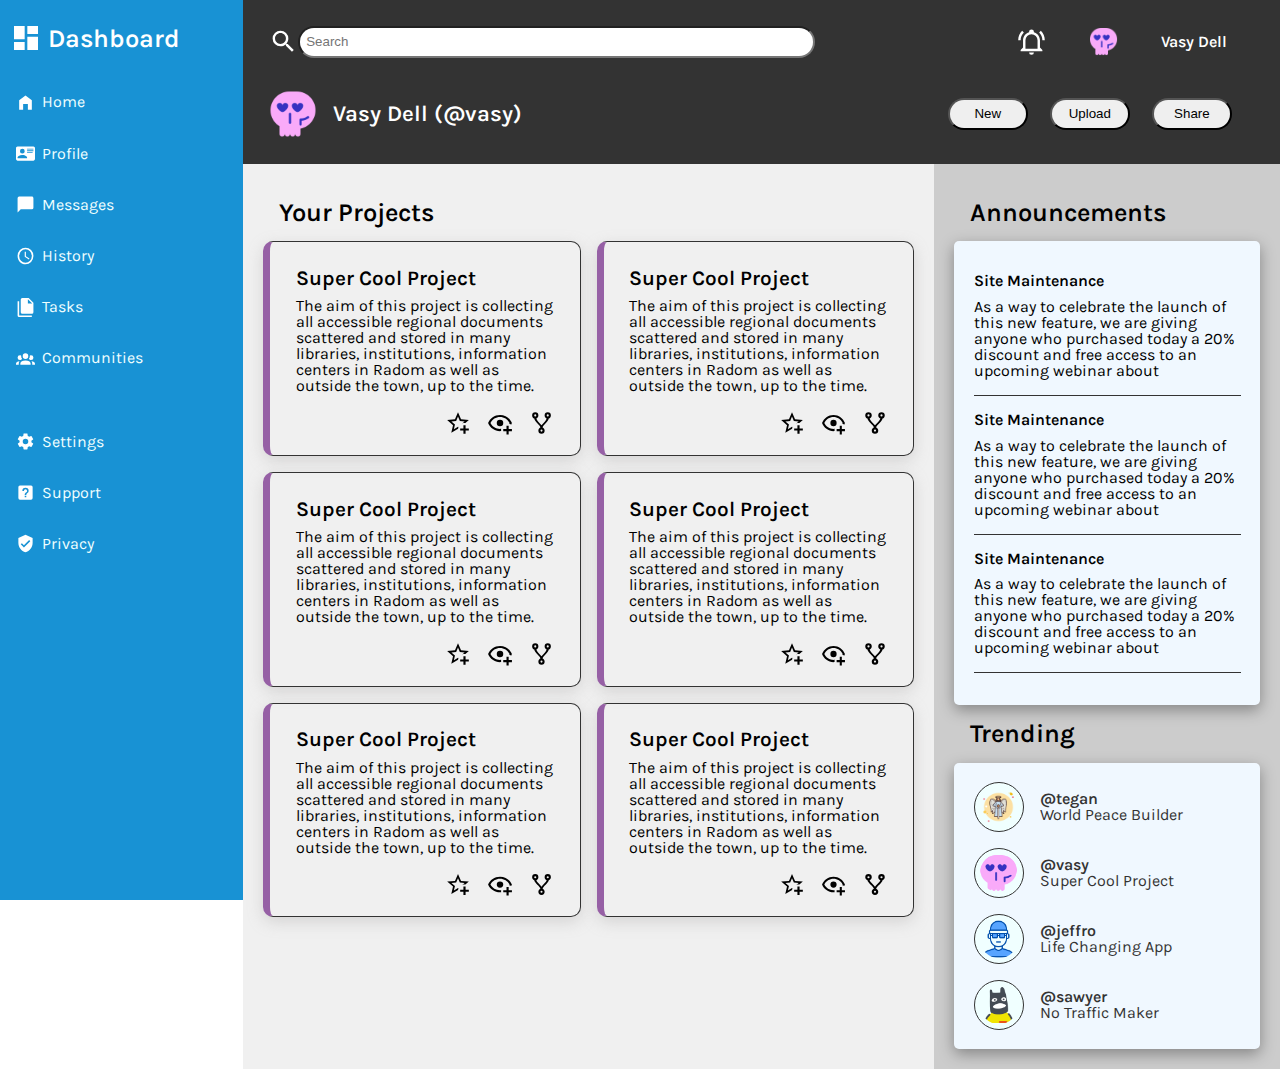
<file: index.html>
<!DOCTYPE html>
<html lang="en">
  <head>
    <meta charset="UTF-8" />
    <meta name="viewport" content="width=device-width, initial-scale=1.0" />
    <link rel="stylesheet" href="styles/reset.css" />
    <link rel="stylesheet" href="styles/styles.css" />
    <link rel="preconnect" href="https://fonts.googleapis.com" />
    <link rel="preconnect" href="https://fonts.gstatic.com" crossorigin />
    <link
      href="https://fonts.googleapis.com/css2?family=Karla:wght@300;600&display=swap"
      rel="stylesheet"
    />
    <title>Dashboard</title>
  </head>
  <body>
    <div class="container">
      <div class="sidebar">
        <h1>
          <img src="images/view-dashboard.svg" />
          Dashboard
        </h1>
        <a href="#home">
          <img src="images/home-variant.svg" alt="home" />
          Home
        </a>
        <a href="#profile">
          <img src="images/card-account-details (1).svg" />
          Profile
        </a>
        <a href="#messages">
          <img src="images/message.svg" />
          Messages
        </a>
        <a href="#history">
          <img src="images/clock-outline.svg" />
          History
        </a>
        <a href="#task">
          <img src="images/file-multiple.svg" />
          Tasks
        </a>
        <a class="sidebar-margin" href="#community">
          <img src="images/account-group.svg" />
          Communities
        </a>
        <a href="#settings">
          <img src="images/cog.svg" />
          Settings
        </a>
        <a href="#support">
          <img src="images/help-box.svg" alt="support" />
          Support
        </a>
        <a href="#privacy">
          <img src="images/shield-check.svg" alt="privacy" />
          Privacy
        </a>
      </div>
      <main>
        <nav class="nav">
          <div class="nav--top">
            <div class="nav--top-search">
              <img src="images/magnify.svg" alt="search" />
              <input type="text" placeholder="Search" />
            </div>
            <div class="nav--top-profile">
              <img src="images/bell-ring-outline.svg" />
              <img src="images/icons8-happy-skull-64.png" alt="account image" />
              <a href="#profile">Vasy Dell</a>
            </div>
          </div>
          <div class="nav--bottom">
            <div class="nav--bottom-profile">
              <img src="images/icons8-happy-skull-64.png" alt="account image" />
              <span>Vasy Dell (@vasy)</span>
            </div>
            <div class="nav--bottom-buttons">
              <button>New</button>
              <button>Upload</button>
              <button>Share</button>
            </div>
          </div>
        </nav>

        <div class="projects">
          <h1>Your Projects</h1>
          <div class="project-cards">
            <div class="projects--card">
              <h2>Super Cool Project</h2>
              <p>
                The aim of this project is collecting all accessible regional
                documents scattered and stored in many libraries, institutions,
                information centers in Radom as well as outside the town, up to
                the time.
              </p>
              <div class="projects--card-actions">
                <a href="#star">
                  <img src="images/star-plus-outline.svg" alt="star" />
                </a>
                <a href="#watch">
                  <img src="images/eye-plus-outline.svg" alt="watch" />
                </a>
                <a href="#fork">
                  <img src="images/source-fork.svg" alt="fork" />
                </a>
              </div>
            </div>
            <div class="projects--card">
              <h2>Super Cool Project</h2>
              <p>
                The aim of this project is collecting all accessible regional
                documents scattered and stored in many libraries, institutions,
                information centers in Radom as well as outside the town, up to
                the time.
              </p>
              <div class="projects--card-actions">
                <a href="#star">
                  <img src="images/star-plus-outline.svg" alt="star" />
                </a>
                <a href="#watch">
                  <img src="images/eye-plus-outline.svg" alt="watch" />
                </a>
                <a href="#fork">
                  <img src="images/source-fork.svg" alt="fork" />
                </a>
              </div>
            </div>
            <div class="projects--card">
              <h2>Super Cool Project</h2>
              <p>
                The aim of this project is collecting all accessible regional
                documents scattered and stored in many libraries, institutions,
                information centers in Radom as well as outside the town, up to
                the time.
              </p>
              <div class="projects--card-actions">
                <a href="#star">
                  <img src="images/star-plus-outline.svg" alt="star" />
                </a>
                <a href="#watch">
                  <img src="images/eye-plus-outline.svg" alt="watch" />
                </a>
                <a href="#fork">
                  <img src="images/source-fork.svg" alt="fork" />
                </a>
              </div>
            </div>
            <div class="projects--card">
              <h2>Super Cool Project</h2>
              <p>
                The aim of this project is collecting all accessible regional
                documents scattered and stored in many libraries, institutions,
                information centers in Radom as well as outside the town, up to
                the time.
              </p>
              <div class="projects--card-actions">
                <a href="#star">
                  <img src="images/star-plus-outline.svg" alt="star" />
                </a>
                <a href="#watch">
                  <img src="images/eye-plus-outline.svg" alt="watch" />
                </a>
                <a href="#fork">
                  <img src="images/source-fork.svg" alt="fork" />
                </a>
              </div>
            </div>
            <div class="projects--card">
              <h2>Super Cool Project</h2>
              <p>
                The aim of this project is collecting all accessible regional
                documents scattered and stored in many libraries, institutions,
                information centers in Radom as well as outside the town, up to
                the time.
              </p>
              <div class="projects--card-actions">
                <a href="#star">
                  <img src="images/star-plus-outline.svg" alt="star" />
                </a>
                <a href="#watch">
                  <img src="images/eye-plus-outline.svg" alt="watch" />
                </a>
                <a href="#fork">
                  <img src="images/source-fork.svg" alt="fork" />
                </a>
              </div>
            </div>
            <div class="projects--card">
              <h2>Super Cool Project</h2>
              <p>
                The aim of this project is collecting all accessible regional
                documents scattered and stored in many libraries, institutions,
                information centers in Radom as well as outside the town, up to
                the time.
              </p>
              <div class="projects--card-actions">
                <a href="#star">
                  <img src="images/star-plus-outline.svg" alt="star" />
                </a>
                <a href="#watch">
                  <img src="images/eye-plus-outline.svg" alt="watch" />
                </a>
                <a href="#fork">
                  <img src="images/source-fork.svg" alt="fork" />
                </a>
              </div>
            </div>
          </div>
        </div>
        <div class="feed">
          <h1>Announcements</h1>
          <div class="announcements-container">
            <div class="announcements--feed">
              <h3>Site Maintenance</h3>
              <p>
                As a way to celebrate the launch of this new feature, we are
                giving anyone who purchased today a 20% discount and free access
                to an upcoming webinar about
              </p>
            </div>
            <div class="announcements--feed">
              <h3>Site Maintenance</h3>
              <p>
                As a way to celebrate the launch of this new feature, we are
                giving anyone who purchased today a 20% discount and free access
                to an upcoming webinar about
              </p>
            </div>
            <div class="announcements--feed">
              <h3>Site Maintenance</h3>
              <p>
                As a way to celebrate the launch of this new feature, we are
                giving anyone who purchased today a 20% discount and free access
                to an upcoming webinar about
              </p>
            </div>
          </div>
          <h1>Trending</h1>
          <div class="trending-container">
            <div class="trending--feed">
              <a href="#tegan">
                <img src="images/icons8-angel-with-sword-100.png" alt="angel" />
                <div>
                  <p class="trending--feed-name">@tegan</p>
                  <p>World Peace Builder</p>
                </div>
              </a>
            </div>
            <div class="trending--feed">
              <a href="vasy">
                <img src="images/icons8-happy-skull-64.png" alt="skull" />
                <div>
                  <p class="trending--feed-name">@vasy</p>
                  <p>Super Cool Project</p>
                </div>
              </a>
            </div>
            <div class="trending--feed">
              <a href="#jeffro">
                <img src="images/icons8-avatar-64.png" alt="avatar" />
                <div>
                  <p class="trending--feed-name">@jeffro</p>
                  <p>Life Changing App</p>
                </div>
              </a>
            </div>
            <div class="trending--feed">
              <a href="#sawyer">
                <img src="images/icons8-thief-64.png" alt="thief" />
                <div>
                  <p class="trending--feed-name">@sawyer</p>
                  <p>No Traffic Maker</p>
                </div>
              </a>
            </div>
          </div>
        </div>
      </main>
    </div>
  </body>
</html>
</file>
<file: styles/styles.css>
main {
  display: grid;
  width: 100%;
  grid-template-rows: auto 1fr; /* First row auto to accommodate navbar, second row takes the remaining space */
  grid-template-columns: 2fr 1fr; /* Single column by default */
  height: 100vh; /* Full viewport height */
}

h1,
h2,
h3,
h4,
h5,
h6 {
  font-weight: 600;
}

.container {
  display: flex;
  font-family: "Karla", sans-serif;
}

.sidebar {
  margin: 0;
  padding: 0;
  width: 300px;
  background-color: #1892d4;
  color: white;
  height: 100vh;
  overflow: auto;
}

.sidebar a {
  display: flex;
  align-items: center;
  padding: 16px;
  color: azure;
  text-decoration: none;
}
.sidebar img {
  height: 1.2rem;
  color: azure;
  margin-right: 0.4rem;
}
.sidebar h1 {
  display: flex;
  align-items: center;
  margin: 1.4rem 0.6rem;
  font-size: 1.6rem;
}
.sidebar h1 img {
  height: 2rem;
}

.sidebar-margin {
  margin-bottom: 2rem;
}

.nav {
  display: grid;
  grid-row: 1 / 2; /* Navbar sits in the first row */
  grid-column: 1 / -1; /* Spans across all columns */
  background-color: #333;
  color: white;
  padding: 10px;
}
.nav img {
  height: 1.8rem;
}
.nav--top {
  display: flex;
  align-items: center;
}
.nav--top-search {
  display: flex;
  flex: 7;
  align-items: center;
  padding: 1rem;
}
.nav--top-search input {
  border-radius: 25px;
  min-width: 500px;
  padding: 0.4rem;
}

.nav--top-profile {
  display: flex;
  flex: 3;
  align-items: center;
  justify-content: space-evenly;
}
.nav--top-profile a {
  font-weight: 600;
  text-decoration: none;
  color: white;
}
.nav--bottom {
  display: flex;
}
.nav--bottom-profile {
  display: flex;
  flex: 6;
  align-items: center;
}
.nav--bottom-profile img {
  height: 3rem;
  padding: 1rem;
}

.nav--bottom-profile span {
  font-weight: 600;
  font-size: 1.4rem;
}
.nav--bottom-buttons {
  display: flex;
  flex: 3;
  align-items: center;
  padding: 1rem;
  justify-content: space-evenly;
}
.nav--bottom-buttons button {
  border-radius: 25px;
  min-width: 5rem;
  padding: 0.4rem;
  cursor: pointer;
}
.projects {
  grid-row: 2 / 3; /* Content 1 sits in the second row */
  grid-column: 1 / 2; /* Spanning first column */
  background-color: #f0f0f0;
  padding: 20px;
}

.projects h2 {
  font-size: 1.3rem;
  margin-bottom: 0.6rem;
}

.project-cards {
  display: grid;
  grid-template-columns: repeat(2, 1fr);
  grid-template-rows: repeat(3, 1fr);
  gap: 1rem;
}
.projects--card {
  padding: 10px;
  border: 1px solid #333;
  border-left: 7px solid rgb(150, 96, 165);
  border-radius: 10px;
  box-shadow: rgba(163, 160, 160, 0.35) 0px 5px 15px;
  padding: 1.6rem 1.6rem 1rem 1.6rem;
}
.projects--card-actions {
  display: flex;
  justify-content: right;
  margin-top: 1rem;
}
.projects--card-actions a {
  text-decoration: none;
  margin-left: 1rem;
}
.projects--card-actions a img {
  height: 1.6rem;
}
.feed {
  grid-row: 2 / 3; /* Content 2 sits in the second row */
  grid-column: 2 / 3; /* Spanning second column */
  background-color: #ccc;
  padding: 20px;
}
.projects h1,
.feed h1 {
  font-size: 1.6rem;
  padding: 1rem;
}

.feed h3 {
  font-size: 1rem;
  margin-bottom: 0.6rem;
}

.announcements-container {
  display: grid;
  grid-template-columns: repeat(1, 4fr);
  gap: 1rem;
  background-color: aliceblue;
  padding: 2rem 1.2rem;
  border-radius: 5px;
  box-shadow: rgba(0, 0, 0, 0.35) 0px 5px 15px;
}
.announcements--feed {
  border-bottom: solid 1px #333;
  padding-bottom: 1rem;
}
.trending-container {
  display: grid;
  grid-template-columns: repeat(1, 1fr);
  gap: 1rem;
  background-color: aliceblue;
  padding: 1.2rem;
  border-radius: 5px;
  box-shadow: rgba(0, 0, 0, 0.35) 0px 5px 15px;
}

.trending--feed img {
  border: solid 1px #333;
  border-radius: 50%;
  height: 2.4rem;
  margin-right: 1rem;
  padding: 0.3rem;
  background-color: azure;
}
.trending--feed a {
  display: flex;
  align-items: center;
  text-decoration: none;
  color: #333;
}

.trending--feed-name {
  font-weight: 600;
}
</file>
